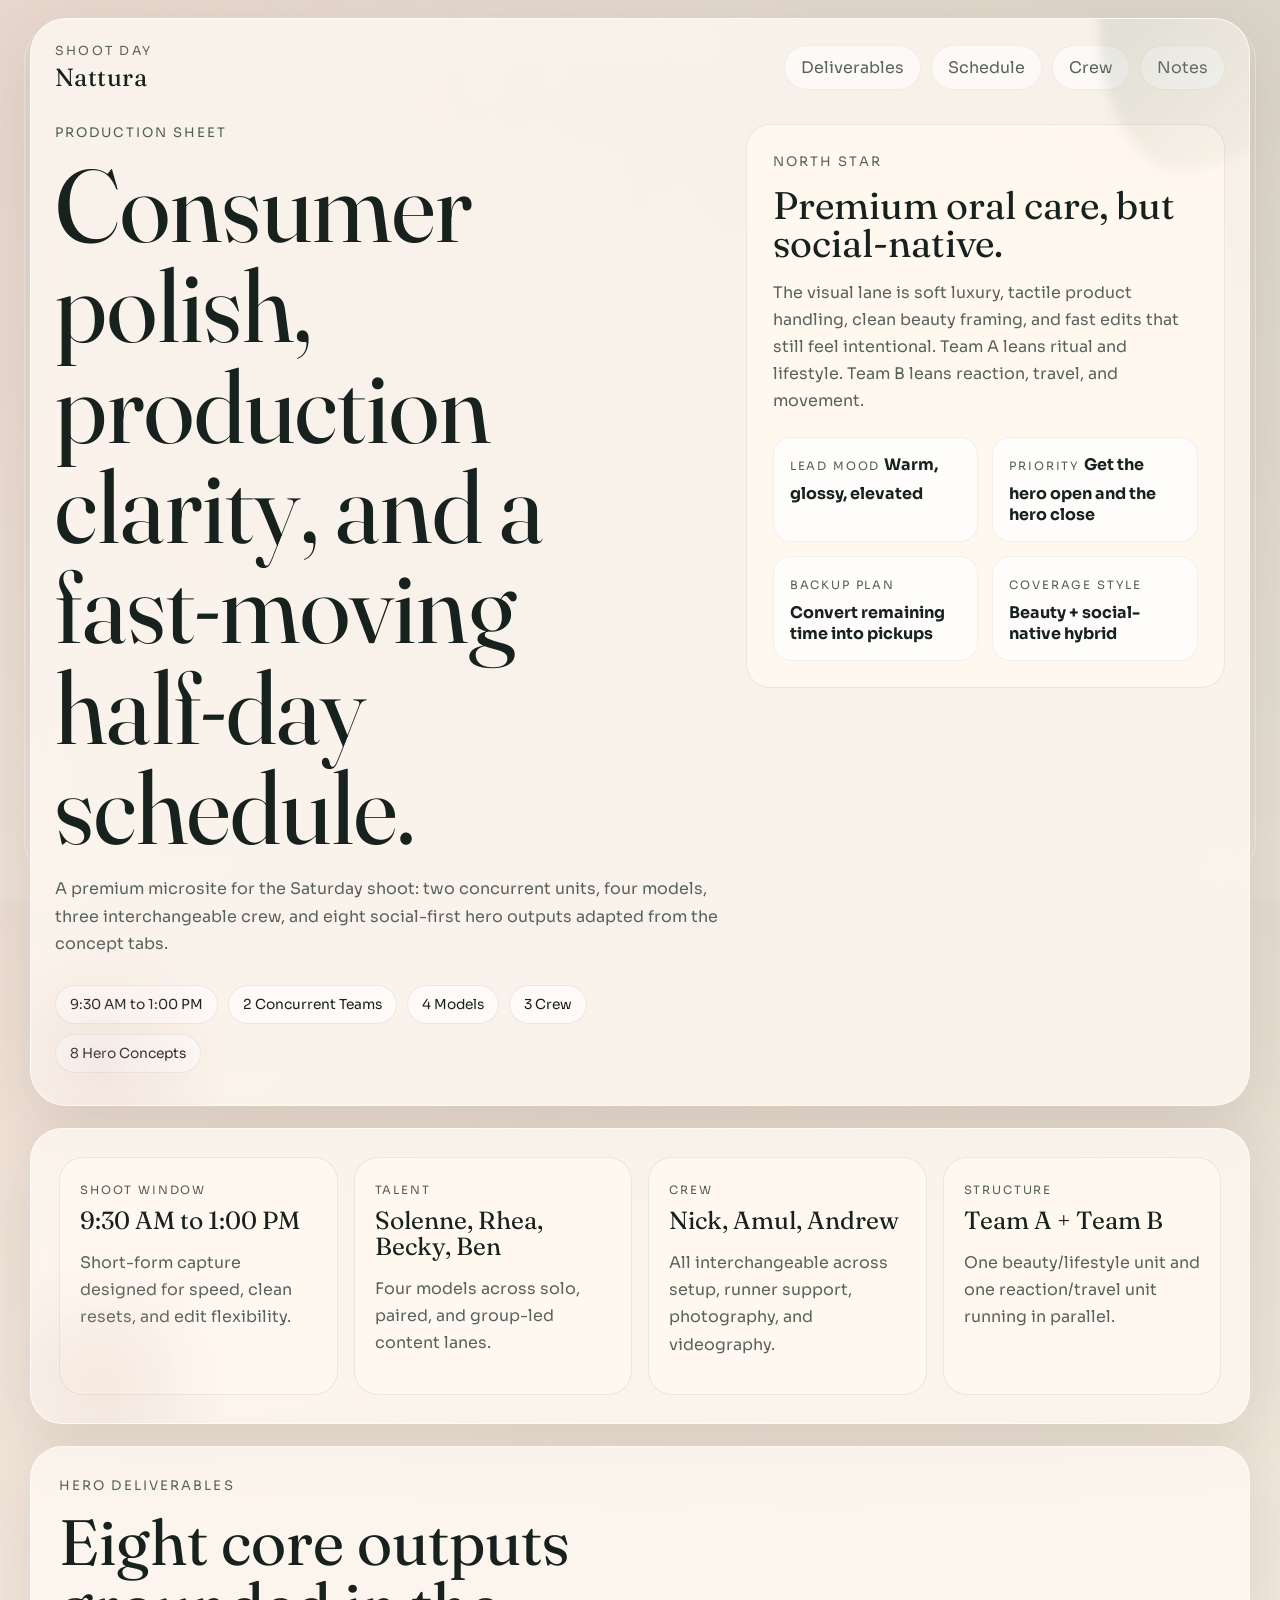
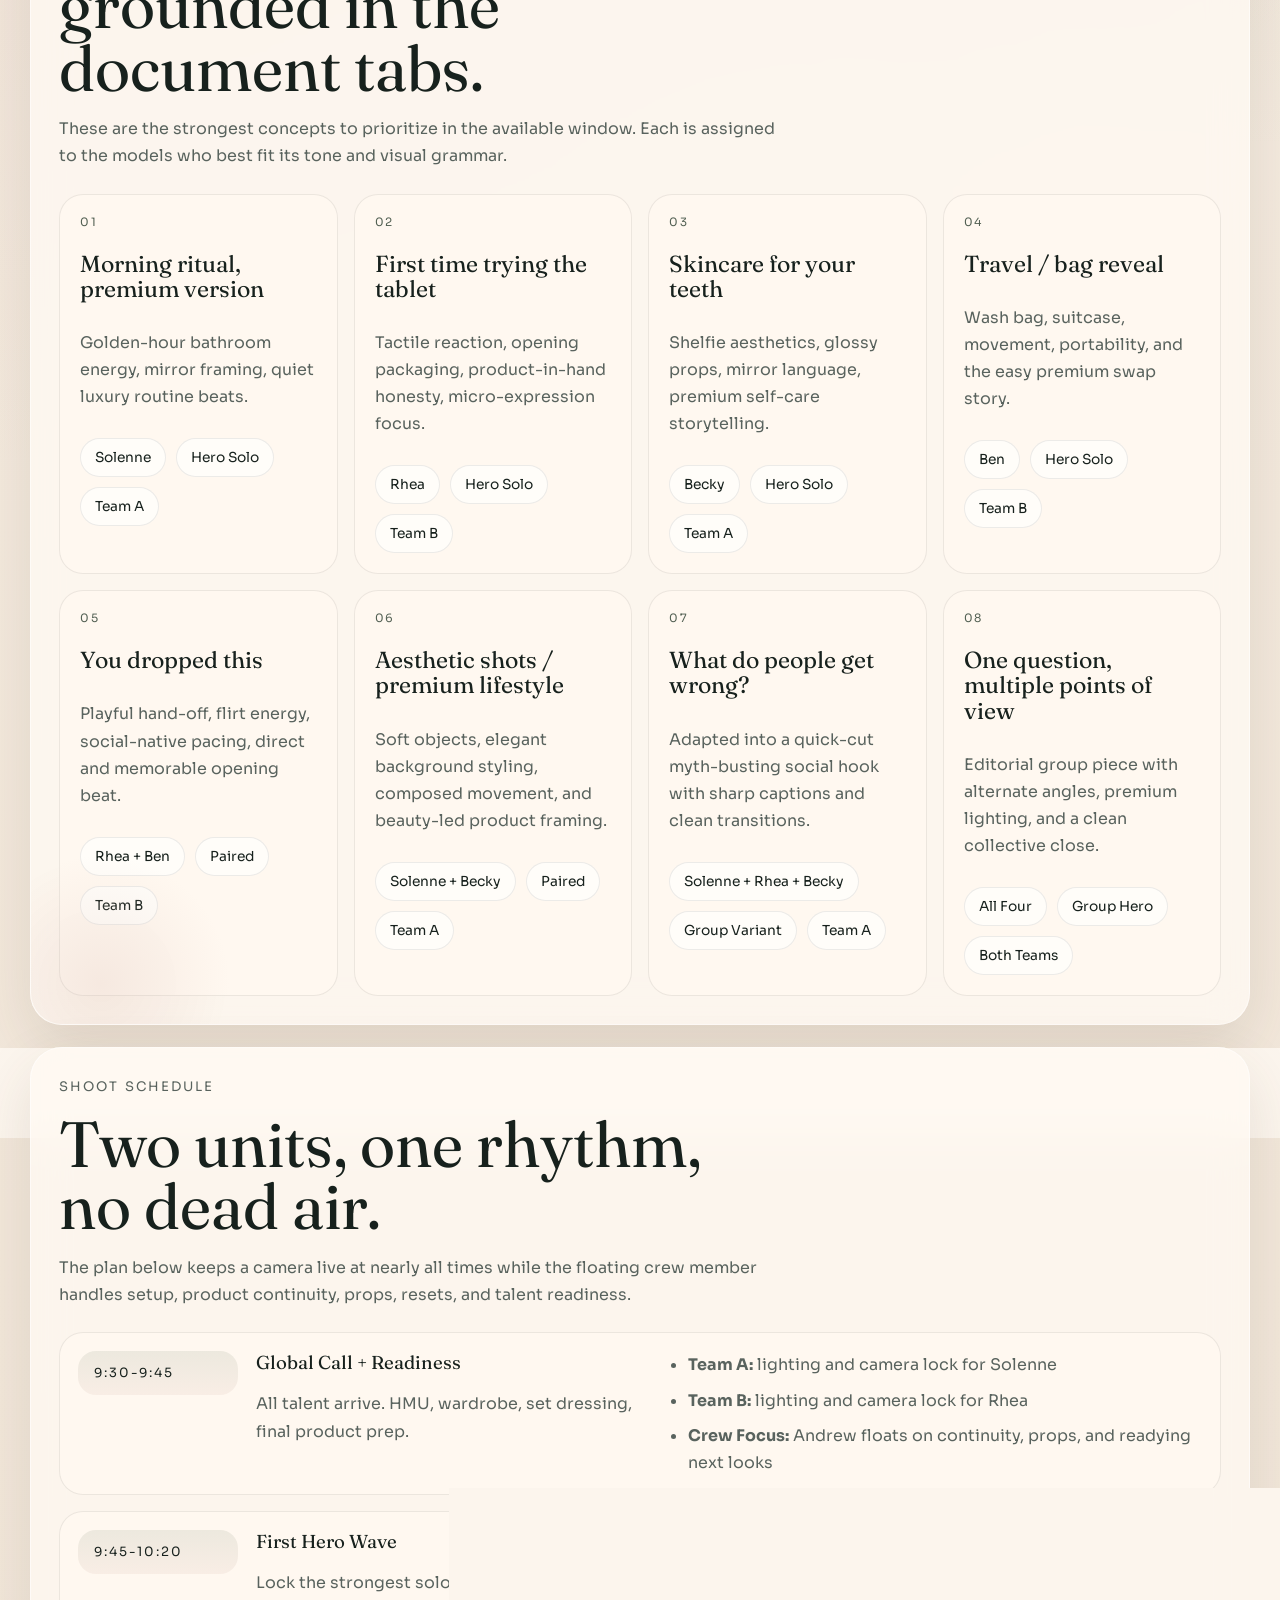
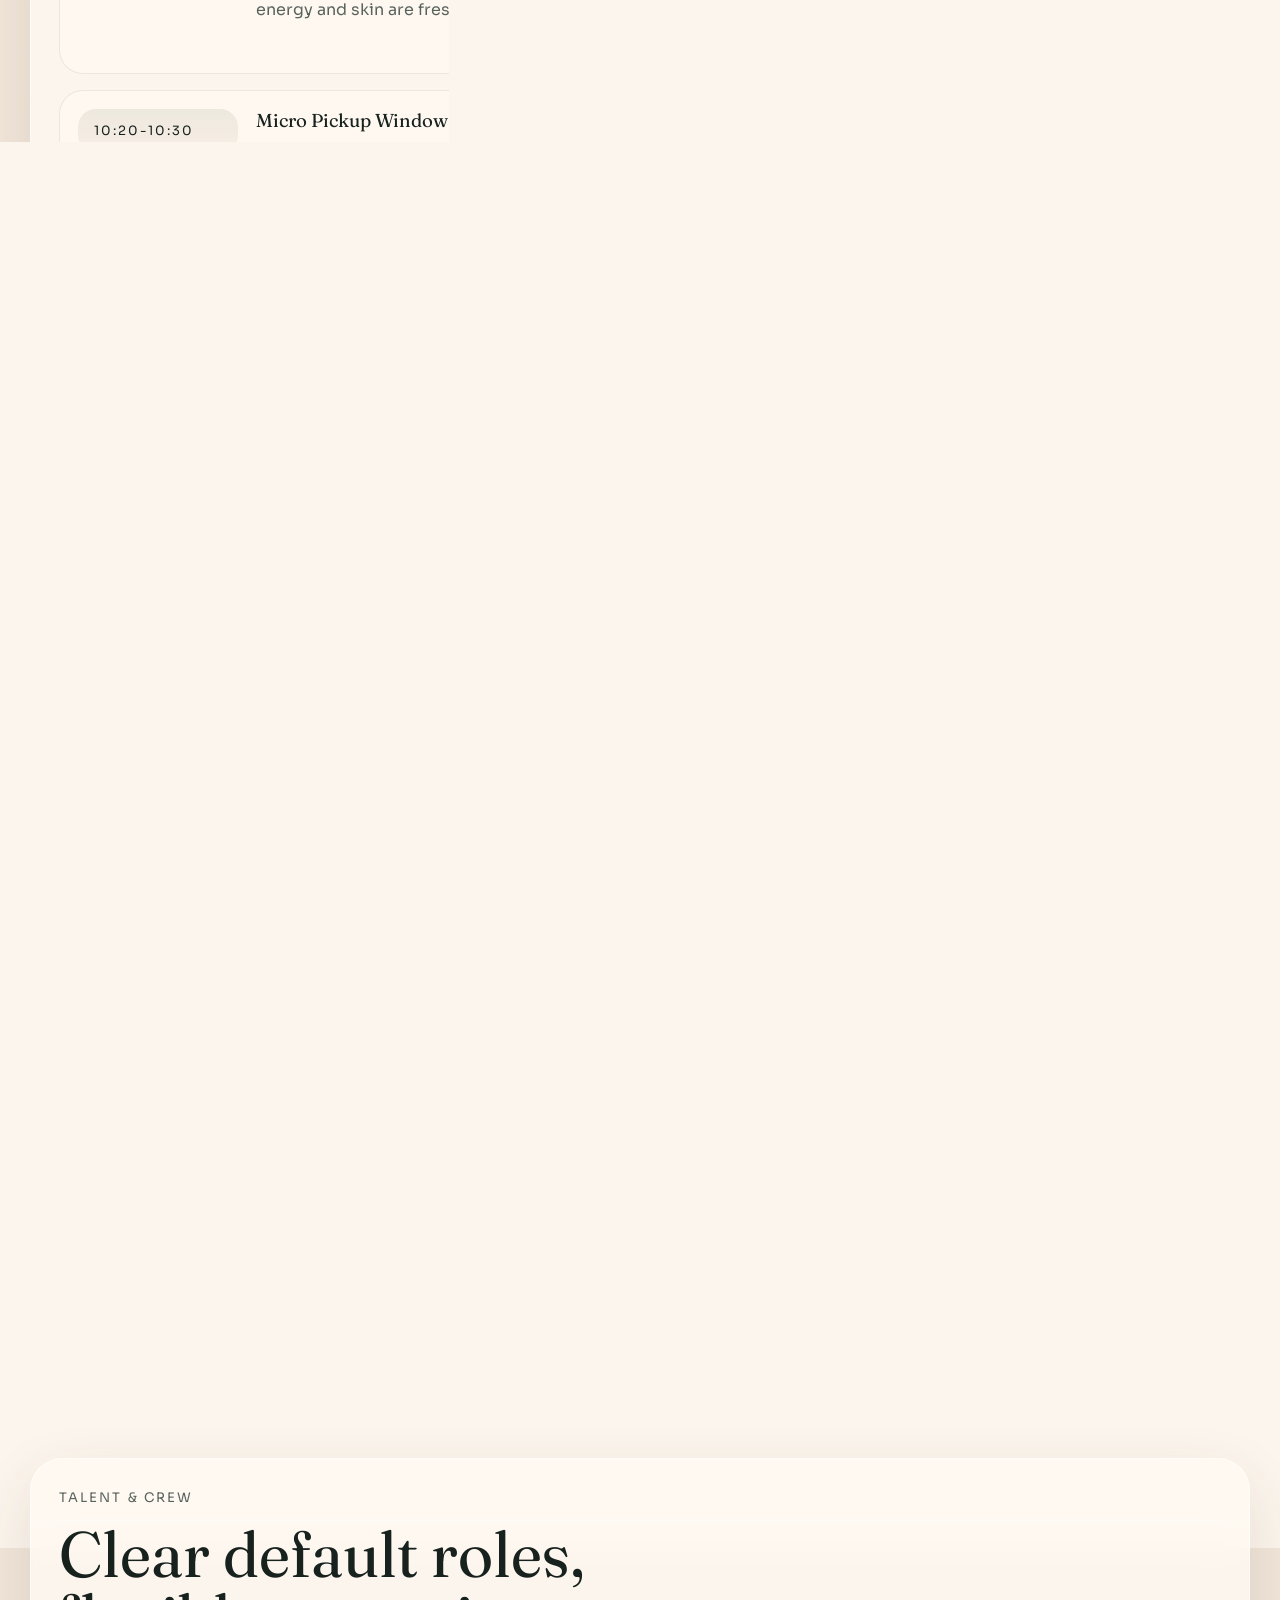
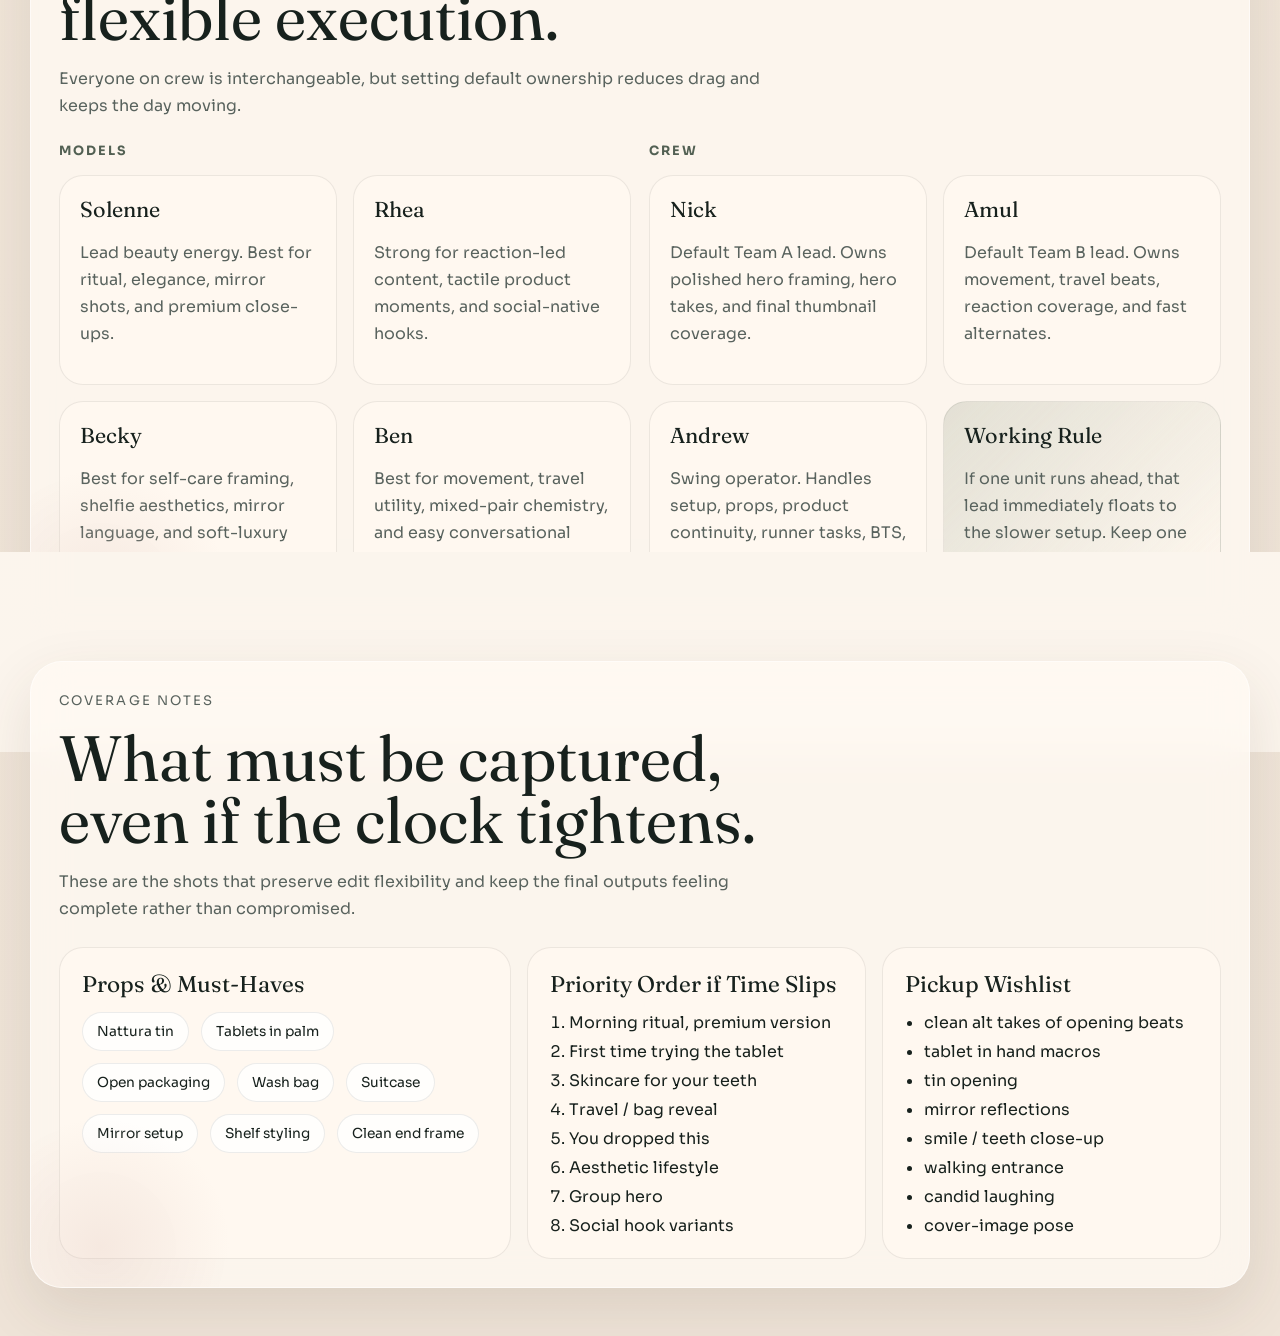
<file: index.html>
<!DOCTYPE html>
<html lang="en">
<head>
  <meta charset="UTF-8">
  <meta name="viewport" content="width=device-width, initial-scale=1.0">
  <title>Nattura Shoot Production Sheet</title>
  <meta
    name="description"
    content="A premium production microsite for the Nattura shoot plan, including teams, talent, crew, deliverables, schedule, and coverage notes."
  >
  <link rel="preconnect" href="https://fonts.googleapis.com">
  <link rel="preconnect" href="https://fonts.gstatic.com" crossorigin>
  <link
    href="https://fonts.googleapis.com/css2?family=Fraunces:opsz,wght@9..144,300;9..144,400;9..144,600&family=Sora:wght@300;400;500;600;700&display=swap"
    rel="stylesheet"
  >
  <link rel="stylesheet" href="styles.css">
</head>
<body>
  <div class="page-shell">
    <header class="hero">
      <nav class="topbar" aria-label="Primary">
        <div class="brand-mark">
          <span class="brand-kicker">Shoot Day</span>
          <span class="brand-name">Nattura</span>
        </div>
        <div class="topbar-links">
          <a href="#deliverables">Deliverables</a>
          <a href="#schedule">Schedule</a>
          <a href="#crew">Crew</a>
          <a href="#notes">Notes</a>
        </div>
      </nav>

      <div class="hero-grid">
        <div class="hero-copy">
          <p class="eyebrow">Production Sheet</p>
          <h1>Consumer polish, production clarity, and a fast-moving half-day schedule.</h1>
          <p class="hero-text">
            A premium microsite for the Saturday shoot: two concurrent units, four models,
            three interchangeable crew, and eight social-first hero outputs adapted from the
            concept tabs.
          </p>

          <div class="hero-pills" role="list" aria-label="Shoot summary">
            <span role="listitem">9:30 AM to 1:00 PM</span>
            <span role="listitem">2 Concurrent Teams</span>
            <span role="listitem">4 Models</span>
            <span role="listitem">3 Crew</span>
            <span role="listitem">8 Hero Concepts</span>
          </div>
        </div>

        <aside class="hero-panel">
          <p class="panel-kicker">North Star</p>
          <h2>Premium oral care, but social-native.</h2>
          <p>
            The visual lane is soft luxury, tactile product handling, clean beauty framing,
            and fast edits that still feel intentional. Team A leans ritual and lifestyle.
            Team B leans reaction, travel, and movement.
          </p>

          <div class="stat-grid">
            <article>
              <span class="stat-label">Lead Mood</span>
              <strong>Warm, glossy, elevated</strong>
            </article>
            <article>
              <span class="stat-label">Priority</span>
              <strong>Get the hero open and the hero close</strong>
            </article>
            <article>
              <span class="stat-label">Backup Plan</span>
              <strong>Convert remaining time into pickups</strong>
            </article>
            <article>
              <span class="stat-label">Coverage Style</span>
              <strong>Beauty + social-native hybrid</strong>
            </article>
          </div>
        </aside>
      </div>
    </header>

    <main>
      <section class="section intro-strip" id="overview">
        <article class="overview-card">
          <span class="overview-label">Shoot Window</span>
          <strong>9:30 AM to 1:00 PM</strong>
          <p>Short-form capture designed for speed, clean resets, and edit flexibility.</p>
        </article>
        <article class="overview-card">
          <span class="overview-label">Talent</span>
          <strong>Solenne, Rhea, Becky, Ben</strong>
          <p>Four models across solo, paired, and group-led content lanes.</p>
        </article>
        <article class="overview-card">
          <span class="overview-label">Crew</span>
          <strong>Nick, Amul, Andrew</strong>
          <p>All interchangeable across setup, runner support, photography, and videography.</p>
        </article>
        <article class="overview-card">
          <span class="overview-label">Structure</span>
          <strong>Team A + Team B</strong>
          <p>One beauty/lifestyle unit and one reaction/travel unit running in parallel.</p>
        </article>
      </section>

      <section class="section" id="deliverables">
        <div class="section-heading">
          <p class="eyebrow">Hero Deliverables</p>
          <h2>Eight core outputs grounded in the document tabs.</h2>
          <p>
            These are the strongest concepts to prioritize in the available window. Each is
            assigned to the models who best fit its tone and visual grammar.
          </p>
        </div>

        <div class="deliverable-grid">
          <article class="deliverable-card">
            <span class="deliverable-number">01</span>
            <h3>Morning ritual, premium version</h3>
            <p>Golden-hour bathroom energy, mirror framing, quiet luxury routine beats.</p>
            <div class="tag-row">
              <span>Solenne</span>
              <span>Hero Solo</span>
              <span>Team A</span>
            </div>
          </article>

          <article class="deliverable-card">
            <span class="deliverable-number">02</span>
            <h3>First time trying the tablet</h3>
            <p>Tactile reaction, opening packaging, product-in-hand honesty, micro-expression focus.</p>
            <div class="tag-row">
              <span>Rhea</span>
              <span>Hero Solo</span>
              <span>Team B</span>
            </div>
          </article>

          <article class="deliverable-card">
            <span class="deliverable-number">03</span>
            <h3>Skincare for your teeth</h3>
            <p>Shelfie aesthetics, glossy props, mirror language, premium self-care storytelling.</p>
            <div class="tag-row">
              <span>Becky</span>
              <span>Hero Solo</span>
              <span>Team A</span>
            </div>
          </article>

          <article class="deliverable-card">
            <span class="deliverable-number">04</span>
            <h3>Travel / bag reveal</h3>
            <p>Wash bag, suitcase, movement, portability, and the easy premium swap story.</p>
            <div class="tag-row">
              <span>Ben</span>
              <span>Hero Solo</span>
              <span>Team B</span>
            </div>
          </article>

          <article class="deliverable-card">
            <span class="deliverable-number">05</span>
            <h3>You dropped this</h3>
            <p>Playful hand-off, flirt energy, social-native pacing, direct and memorable opening beat.</p>
            <div class="tag-row">
              <span>Rhea + Ben</span>
              <span>Paired</span>
              <span>Team B</span>
            </div>
          </article>

          <article class="deliverable-card">
            <span class="deliverable-number">06</span>
            <h3>Aesthetic shots / premium lifestyle</h3>
            <p>Soft objects, elegant background styling, composed movement, and beauty-led product framing.</p>
            <div class="tag-row">
              <span>Solenne + Becky</span>
              <span>Paired</span>
              <span>Team A</span>
            </div>
          </article>

          <article class="deliverable-card">
            <span class="deliverable-number">07</span>
            <h3>What do people get wrong?</h3>
            <p>Adapted into a quick-cut myth-busting social hook with sharp captions and clean transitions.</p>
            <div class="tag-row">
              <span>Solenne + Rhea + Becky</span>
              <span>Group Variant</span>
              <span>Team A</span>
            </div>
          </article>

          <article class="deliverable-card">
            <span class="deliverable-number">08</span>
            <h3>One question, multiple points of view</h3>
            <p>Editorial group piece with alternate angles, premium lighting, and a clean collective close.</p>
            <div class="tag-row">
              <span>All Four</span>
              <span>Group Hero</span>
              <span>Both Teams</span>
            </div>
          </article>
        </div>
      </section>

      <section class="section" id="schedule">
        <div class="section-heading">
          <p class="eyebrow">Shoot Schedule</p>
          <h2>Two units, one rhythm, no dead air.</h2>
          <p>
            The plan below keeps a camera live at nearly all times while the floating crew
            member handles setup, product continuity, props, resets, and talent readiness.
          </p>
        </div>

        <div class="schedule-grid">
          <article class="time-block">
            <div class="time-label">9:30-9:45</div>
            <div class="time-body">
              <div>
                <h3>Global Call + Readiness</h3>
                <p>All talent arrive. HMU, wardrobe, set dressing, final product prep.</p>
              </div>
              <ul>
                <li><strong>Team A:</strong> lighting and camera lock for Solenne</li>
                <li><strong>Team B:</strong> lighting and camera lock for Rhea</li>
                <li><strong>Crew Focus:</strong> Andrew floats on continuity, props, and readying next looks</li>
              </ul>
            </div>
          </article>

          <article class="time-block">
            <div class="time-label">9:45-10:20</div>
            <div class="time-body">
              <div>
                <h3>First Hero Wave</h3>
                <p>Lock the strongest solo concepts first while energy and skin are freshest.</p>
              </div>
              <ul>
                <li><strong>Team A:</strong> Solenne, <em>Morning ritual, premium version</em></li>
                <li><strong>Team B:</strong> Rhea, <em>First time trying the tablet</em></li>
                <li><strong>Crew Focus:</strong> Nick leads Team A, Amul leads Team B, Andrew captures inserts and resets</li>
              </ul>
            </div>
          </article>

          <article class="time-block">
            <div class="time-label">10:20-10:30</div>
            <div class="time-body">
              <div>
                <h3>Micro Pickup Window</h3>
                <p>Secure the detail shots before switching talent.</p>
              </div>
              <ul>
                <li><strong>Team A:</strong> Solenne mirror, smile, tablet-in-palm, cover frame</li>
                <li><strong>Team B:</strong> Rhea packaging, reaction close-up, hands, second opening beat</li>
                <li><strong>Crew Focus:</strong> full reset into Becky and Ben setups</li>
              </ul>
            </div>
          </article>

          <article class="time-block">
            <div class="time-label">10:30-11:05</div>
            <div class="time-body">
              <div>
                <h3>Second Hero Wave</h3>
                <p>Shift into polished lifestyle and portable-use storytelling.</p>
              </div>
              <ul>
                <li><strong>Team A:</strong> Becky, <em>Skincare for your teeth</em></li>
                <li><strong>Team B:</strong> Ben, <em>Travel / bag reveal</em></li>
                <li><strong>Crew Focus:</strong> Andrew handles bag props, shelf styling, and wardrobe corrections</li>
              </ul>
            </div>
          </article>

          <article class="time-block">
            <div class="time-label">11:05-11:15</div>
            <div class="time-body">
              <div>
                <h3>Reset + Precision Pickups</h3>
                <p>Grab the missing beauty and travel details before pair scenes begin.</p>
              </div>
              <ul>
                <li><strong>Team A:</strong> Becky shelfie, mirror, product hold, alt close</li>
                <li><strong>Team B:</strong> Ben suitcase, wash-bag reveal, walk-in, hand reveal</li>
                <li><strong>Crew Focus:</strong> stage paired scenes and confirm product continuity</li>
              </ul>
            </div>
          </article>

          <article class="time-block">
            <div class="time-label">11:15-11:45</div>
            <div class="time-body">
              <div>
                <h3>Pair Scene Run</h3>
                <p>Use chemistry and contrast to widen the edit options.</p>
              </div>
              <ul>
                <li><strong>Team A:</strong> Solenne + Becky, <em>Aesthetic shots / premium lifestyle</em></li>
                <li><strong>Team B:</strong> Rhea + Ben, <em>You dropped this</em></li>
                <li><strong>Crew Focus:</strong> Andrew floats, preps next group setup, and captures BTS stills</li>
              </ul>
            </div>
          </article>

          <article class="time-block">
            <div class="time-label">11:45-12:15</div>
            <div class="time-body">
              <div>
                <h3>Social Hook Variants</h3>
                <p>Turn the strongest concepts into fast-cut alternate versions.</p>
              </div>
              <ul>
                <li><strong>Team A:</strong> Solenne + Rhea + Becky, <em>What do people get wrong?</em></li>
                <li><strong>Team B:</strong> Ben plus mixed-pair alternates for social-native backup coverage</li>
                <li><strong>Crew Focus:</strong> whichever lead is ahead supports the slower unit</li>
              </ul>
            </div>
          </article>

          <article class="time-block">
            <div class="time-label">12:15-12:40</div>
            <div class="time-body">
              <div>
                <h3>Group Hero + Alternate Angles</h3>
                <p>Bring all four models together while both units are active.</p>
              </div>
              <ul>
                <li><strong>Team A:</strong> main group hero, <em>One question, multiple points of view</em></li>
                <li><strong>Team B:</strong> alternate angles, handheld movement, BTS, stills</li>
                <li><strong>Crew Focus:</strong> one lead camera, one support camera, one swing operator</li>
              </ul>
            </div>
          </article>

          <article class="time-block">
            <div class="time-label">12:40-1:00</div>
            <div class="time-body">
              <div>
                <h3>Final Pickup Sweep</h3>
                <p>Convert remaining minutes into the shots editors always wish they had.</p>
              </div>
              <ul>
                <li><strong>Team A:</strong> smiles, mirror reflections, tablet macros, thumbnail poses</li>
                <li><strong>Team B:</strong> tin opening, bag reveal, walking entries, candid reactions</li>
                <li><strong>Crew Focus:</strong> prioritize missing coverage, then grab luxury product details</li>
              </ul>
            </div>
          </article>
        </div>
      </section>

      <section class="section" id="crew">
        <div class="section-heading">
          <p class="eyebrow">Talent &amp; Crew</p>
          <h2>Clear default roles, flexible execution.</h2>
          <p>
            Everyone on crew is interchangeable, but setting default ownership reduces drag
            and keeps the day moving.
          </p>
        </div>

        <div class="people-layout">
          <div class="people-column">
            <h3 class="column-title">Models</h3>
            <div class="people-grid">
              <article class="person-card">
                <h4>Solenne</h4>
                <p>Lead beauty energy. Best for ritual, elegance, mirror shots, and premium close-ups.</p>
              </article>
              <article class="person-card">
                <h4>Rhea</h4>
                <p>Strong for reaction-led content, tactile product moments, and social-native hooks.</p>
              </article>
              <article class="person-card">
                <h4>Becky</h4>
                <p>Best for self-care framing, shelfie aesthetics, mirror language, and soft-luxury styling.</p>
              </article>
              <article class="person-card">
                <h4>Ben</h4>
                <p>Best for movement, travel utility, mixed-pair chemistry, and easy conversational setups.</p>
              </article>
            </div>
          </div>

          <div class="people-column">
            <h3 class="column-title">Crew</h3>
            <div class="people-grid">
              <article class="person-card crew-card">
                <h4>Nick</h4>
                <p>Default Team A lead. Owns polished hero framing, hero takes, and final thumbnail coverage.</p>
              </article>
              <article class="person-card crew-card">
                <h4>Amul</h4>
                <p>Default Team B lead. Owns movement, travel beats, reaction coverage, and fast alternates.</p>
              </article>
              <article class="person-card crew-card">
                <h4>Andrew</h4>
                <p>Swing operator. Handles setup, props, product continuity, runner tasks, BTS, and second-angle support.</p>
              </article>
              <article class="person-card crew-card accent-card">
                <h4>Working Rule</h4>
                <p>If one unit runs ahead, that lead immediately floats to the slower setup. Keep one person always free for reset.</p>
              </article>
            </div>
          </div>
        </div>
      </section>

      <section class="section notes-section" id="notes">
        <div class="section-heading">
          <p class="eyebrow">Coverage Notes</p>
          <h2>What must be captured, even if the clock tightens.</h2>
          <p>
            These are the shots that preserve edit flexibility and keep the final outputs feeling
            complete rather than compromised.
          </p>
        </div>

        <div class="notes-grid">
          <article class="notes-card">
            <h3>Props &amp; Must-Haves</h3>
            <div class="tag-row long-tags">
              <span>Nattura tin</span>
              <span>Tablets in palm</span>
              <span>Open packaging</span>
              <span>Wash bag</span>
              <span>Suitcase</span>
              <span>Mirror setup</span>
              <span>Shelf styling</span>
              <span>Clean end frame</span>
            </div>
          </article>

          <article class="notes-card">
            <h3>Priority Order if Time Slips</h3>
            <ol>
              <li>Morning ritual, premium version</li>
              <li>First time trying the tablet</li>
              <li>Skincare for your teeth</li>
              <li>Travel / bag reveal</li>
              <li>You dropped this</li>
              <li>Aesthetic lifestyle</li>
              <li>Group hero</li>
              <li>Social hook variants</li>
            </ol>
          </article>

          <article class="notes-card">
            <h3>Pickup Wishlist</h3>
            <ul class="simple-list">
              <li>clean alt takes of opening beats</li>
              <li>tablet in hand macros</li>
              <li>tin opening</li>
              <li>mirror reflections</li>
              <li>smile / teeth close-up</li>
              <li>walking entrance</li>
              <li>candid laughing</li>
              <li>cover-image pose</li>
            </ul>
          </article>
        </div>
      </section>
    </main>
  </div>
</body>
</html>
</file>
<file: styles.css>
:root {
  --bg: #f4ede4;
  --bg-deep: #efe3d5;
  --paper: rgba(255, 250, 243, 0.76);
  --paper-strong: rgba(255, 248, 239, 0.92);
  --ink: #17211d;
  --muted: #59635e;
  --line: rgba(23, 33, 29, 0.08);
  --sage: #7f8d74;
  --moss: #526053;
  --clay: #c7936b;
  --rose: #d8b7ac;
  --sand: #e6d4bc;
  --shadow: 0 22px 60px rgba(78, 59, 41, 0.12);
  --radius-xl: 34px;
  --radius-lg: 24px;
  --radius-md: 18px;
  --max-width: 1220px;
}

*,
*::before,
*::after {
  box-sizing: border-box;
}

html {
  scroll-behavior: smooth;
}

body {
  margin: 0;
  min-height: 100vh;
  color: var(--ink);
  font-family: "Sora", sans-serif;
  background:
    radial-gradient(circle at top left, rgba(216, 183, 172, 0.45), transparent 33%),
    radial-gradient(circle at top right, rgba(127, 141, 116, 0.28), transparent 28%),
    linear-gradient(180deg, #f7efe6 0%, #f2e7da 46%, #efe4d8 100%);
}

body::before {
  content: "";
  position: fixed;
  inset: 0;
  background-image:
    linear-gradient(rgba(255, 255, 255, 0.16), rgba(255, 255, 255, 0.16)),
    url("data:image/svg+xml,%3Csvg xmlns='http://www.w3.org/2000/svg' width='180' height='180' viewBox='0 0 180 180'%3E%3Cg fill='none' stroke='rgba(23,33,29,0.028)' stroke-width='1'%3E%3Cpath d='M0 90h180'/%3E%3Cpath d='M90 0v180'/%3E%3C/g%3E%3C/svg%3E");
  opacity: 0.7;
  pointer-events: none;
  z-index: -2;
}

body::after {
  content: "";
  position: fixed;
  inset: 24px;
  border: 1px solid rgba(255, 255, 255, 0.4);
  border-radius: 36px;
  pointer-events: none;
  z-index: -1;
}

a {
  color: inherit;
  text-decoration: none;
}

.page-shell {
  width: min(calc(100% - 32px), var(--max-width));
  margin: 18px auto 48px;
}

.hero,
.section {
  position: relative;
  overflow: hidden;
  border: 1px solid rgba(255, 255, 255, 0.5);
  background: var(--paper);
  backdrop-filter: blur(18px);
  box-shadow: var(--shadow);
}

.hero {
  padding: 24px 24px 32px;
  border-radius: 36px;
}

.hero::before,
.section::before {
  content: "";
  position: absolute;
  inset: auto auto -90px -60px;
  width: 260px;
  height: 260px;
  border-radius: 50%;
  background: radial-gradient(circle, rgba(216, 183, 172, 0.24), transparent 70%);
  pointer-events: none;
}

.hero::after {
  content: "";
  position: absolute;
  right: -70px;
  top: -70px;
  width: 220px;
  height: 220px;
  border-radius: 42% 58% 63% 37% / 35% 40% 60% 65%;
  background: linear-gradient(135deg, rgba(127, 141, 116, 0.22), rgba(230, 212, 188, 0.05));
  filter: blur(6px);
  pointer-events: none;
}

.topbar {
  display: flex;
  align-items: center;
  justify-content: space-between;
  gap: 16px;
  margin-bottom: 32px;
}

.brand-mark {
  display: inline-flex;
  flex-direction: column;
  gap: 3px;
}

.brand-kicker {
  color: var(--muted);
  font-size: 0.78rem;
  letter-spacing: 0.18em;
  text-transform: uppercase;
}

.brand-name {
  font-family: "Fraunces", serif;
  font-size: 1.55rem;
  font-weight: 400;
  letter-spacing: 0.02em;
}

.topbar-links {
  display: flex;
  flex-wrap: wrap;
  gap: 10px;
}

.topbar-links a {
  padding: 11px 16px;
  border-radius: 999px;
  color: var(--muted);
  background: rgba(255, 255, 255, 0.56);
  border: 1px solid rgba(23, 33, 29, 0.06);
  transition: transform 180ms ease, background 180ms ease, color 180ms ease;
}

.topbar-links a:hover {
  transform: translateY(-1px);
  background: rgba(255, 255, 255, 0.82);
  color: var(--ink);
}

.hero-grid {
  display: grid;
  grid-template-columns: minmax(0, 1.28fr) minmax(310px, 0.92fr);
  gap: 24px;
  align-items: start;
}

.hero-copy h1,
.section-heading h2,
.hero-panel h2 {
  margin: 0;
  font-family: "Fraunces", serif;
  font-weight: 400;
  line-height: 0.98;
}

.hero-copy h1 {
  max-width: 10.5ch;
  font-size: clamp(3.35rem, 8vw, 6.5rem);
}

.eyebrow,
.panel-kicker,
.overview-label,
.stat-label,
.deliverable-number,
.time-label,
.column-title {
  text-transform: uppercase;
  letter-spacing: 0.16em;
}

.eyebrow,
.panel-kicker {
  margin: 0 0 14px;
  color: var(--moss);
  font-size: 0.82rem;
}

.hero-text,
.section-heading p,
.hero-panel p,
.overview-card p,
.deliverable-card p,
.time-body p,
.person-card p,
.notes-card p,
.time-body li {
  color: var(--muted);
  line-height: 1.7;
}

.hero-text {
  max-width: 58ch;
  margin: 18px 0 0;
  font-size: 1rem;
}

.hero-pills,
.tag-row {
  display: flex;
  flex-wrap: wrap;
  gap: 10px;
}

.hero-pills {
  margin-top: 28px;
}

.hero-pills span,
.tag-row span {
  padding: 10px 14px;
  border-radius: 999px;
  border: 1px solid rgba(23, 33, 29, 0.08);
  background: rgba(255, 255, 255, 0.62);
  color: var(--ink);
  font-size: 0.86rem;
}

.hero-panel,
.overview-card,
.deliverable-card,
.time-block,
.person-card,
.notes-card {
  border-radius: var(--radius-lg);
  border: 1px solid rgba(23, 33, 29, 0.08);
  background: var(--paper-strong);
}

.hero-panel {
  padding: 26px;
}

.hero-panel h2 {
  font-size: clamp(1.8rem, 3vw, 2.6rem);
  margin-bottom: 14px;
}

.stat-grid {
  display: grid;
  grid-template-columns: repeat(2, minmax(0, 1fr));
  gap: 14px;
  margin-top: 22px;
}

.stat-grid article {
  padding: 16px;
  border-radius: var(--radius-md);
  background: rgba(255, 255, 255, 0.72);
  border: 1px solid rgba(23, 33, 29, 0.06);
}

.stat-label,
.overview-label,
.deliverable-number,
.time-label {
  display: inline-block;
  margin-bottom: 10px;
  color: var(--moss);
  font-size: 0.72rem;
}

.intro-strip {
  margin-top: 22px;
  padding: 18px;
  border-radius: 30px;
  display: grid;
  grid-template-columns: repeat(4, minmax(0, 1fr));
  gap: 16px;
}

.overview-card {
  padding: 20px;
}

.overview-card strong {
  display: block;
  margin-bottom: 10px;
  font-family: "Fraunces", serif;
  font-size: 1.55rem;
  font-weight: 400;
  line-height: 1.05;
}

.section {
  margin-top: 22px;
  padding: 28px;
  border-radius: 32px;
}

.section-heading {
  max-width: 720px;
  margin-bottom: 24px;
}

.section-heading h2 {
  font-size: clamp(2.2rem, 5vw, 4rem);
  margin-bottom: 10px;
}

.deliverable-grid {
  display: grid;
  grid-template-columns: repeat(4, minmax(0, 1fr));
  gap: 16px;
}

.deliverable-card {
  display: flex;
  flex-direction: column;
  gap: 12px;
  min-height: 245px;
  padding: 20px;
  transition: transform 220ms ease, box-shadow 220ms ease;
}

.deliverable-card:hover,
.time-block:hover,
.person-card:hover,
.notes-card:hover,
.overview-card:hover {
  transform: translateY(-4px);
  box-shadow: 0 18px 38px rgba(78, 59, 41, 0.1);
}

.deliverable-card h3,
.time-body h3,
.notes-card h3,
.person-card h4 {
  margin: 0;
  font-family: "Fraunces", serif;
  font-weight: 400;
}

.deliverable-card h3 {
  font-size: 1.45rem;
  line-height: 1.08;
}

.schedule-grid {
  display: grid;
  gap: 16px;
}

.time-block {
  display: grid;
  grid-template-columns: 160px minmax(0, 1fr);
  gap: 18px;
  padding: 18px;
}

.time-label {
  align-self: start;
  padding: 14px 16px;
  border-radius: 18px;
  background: linear-gradient(180deg, rgba(127, 141, 116, 0.14), rgba(216, 183, 172, 0.16));
  color: var(--ink);
  font-size: 0.8rem;
}

.time-body {
  display: grid;
  grid-template-columns: minmax(0, 0.74fr) minmax(0, 1fr);
  gap: 18px;
}

.time-body ul,
.notes-card ol,
.simple-list {
  margin: 0;
  padding-left: 1.2rem;
}

.time-body li + li,
.notes-card li + li,
.simple-list li + li {
  margin-top: 8px;
}

.people-layout {
  display: grid;
  grid-template-columns: repeat(2, minmax(0, 1fr));
  gap: 18px;
}

.people-column {
  display: flex;
  flex-direction: column;
  gap: 16px;
}

.column-title {
  margin: 0;
  color: var(--moss);
  font-size: 0.8rem;
}

.people-grid {
  display: grid;
  grid-template-columns: repeat(2, minmax(0, 1fr));
  gap: 16px;
}

.person-card {
  padding: 20px;
}

.person-card h4 {
  font-size: 1.35rem;
  margin-bottom: 8px;
}

.accent-card {
  background: linear-gradient(135deg, rgba(127, 141, 116, 0.2), rgba(255, 248, 239, 0.92));
}

.notes-grid {
  display: grid;
  grid-template-columns: 1.2fr 0.9fr 0.9fr;
  gap: 16px;
}

.notes-card {
  padding: 22px;
}

.notes-card h3 {
  font-size: 1.42rem;
  margin-bottom: 14px;
}

.long-tags {
  gap: 12px;
}

.long-tags span {
  background: rgba(255, 255, 255, 0.8);
}

@media (max-width: 1120px) {
  .hero-grid,
  .deliverable-grid,
  .intro-strip,
  .notes-grid,
  .people-layout,
  .people-grid {
    grid-template-columns: repeat(2, minmax(0, 1fr));
  }

  .time-body {
    grid-template-columns: 1fr;
  }
}

@media (max-width: 760px) {
  body::after {
    inset: 12px;
    border-radius: 24px;
  }

  .page-shell {
    width: min(calc(100% - 18px), var(--max-width));
    margin: 10px auto 24px;
  }

  .hero,
  .section {
    padding: 20px;
    border-radius: 24px;
  }

  .topbar,
  .hero-grid,
  .intro-strip,
  .deliverable-grid,
  .people-layout,
  .people-grid,
  .notes-grid {
    grid-template-columns: 1fr;
  }

  .topbar {
    align-items: flex-start;
  }

  .topbar-links {
    width: 100%;
  }

  .topbar-links a {
    flex: 1 1 auto;
    text-align: center;
  }

  .hero-copy h1 {
    max-width: none;
    font-size: clamp(2.8rem, 14vw, 4.4rem);
  }

  .stat-grid {
    grid-template-columns: 1fr;
  }

  .time-block {
    grid-template-columns: 1fr;
  }

  .time-label {
    width: fit-content;
  }
}
</file>
